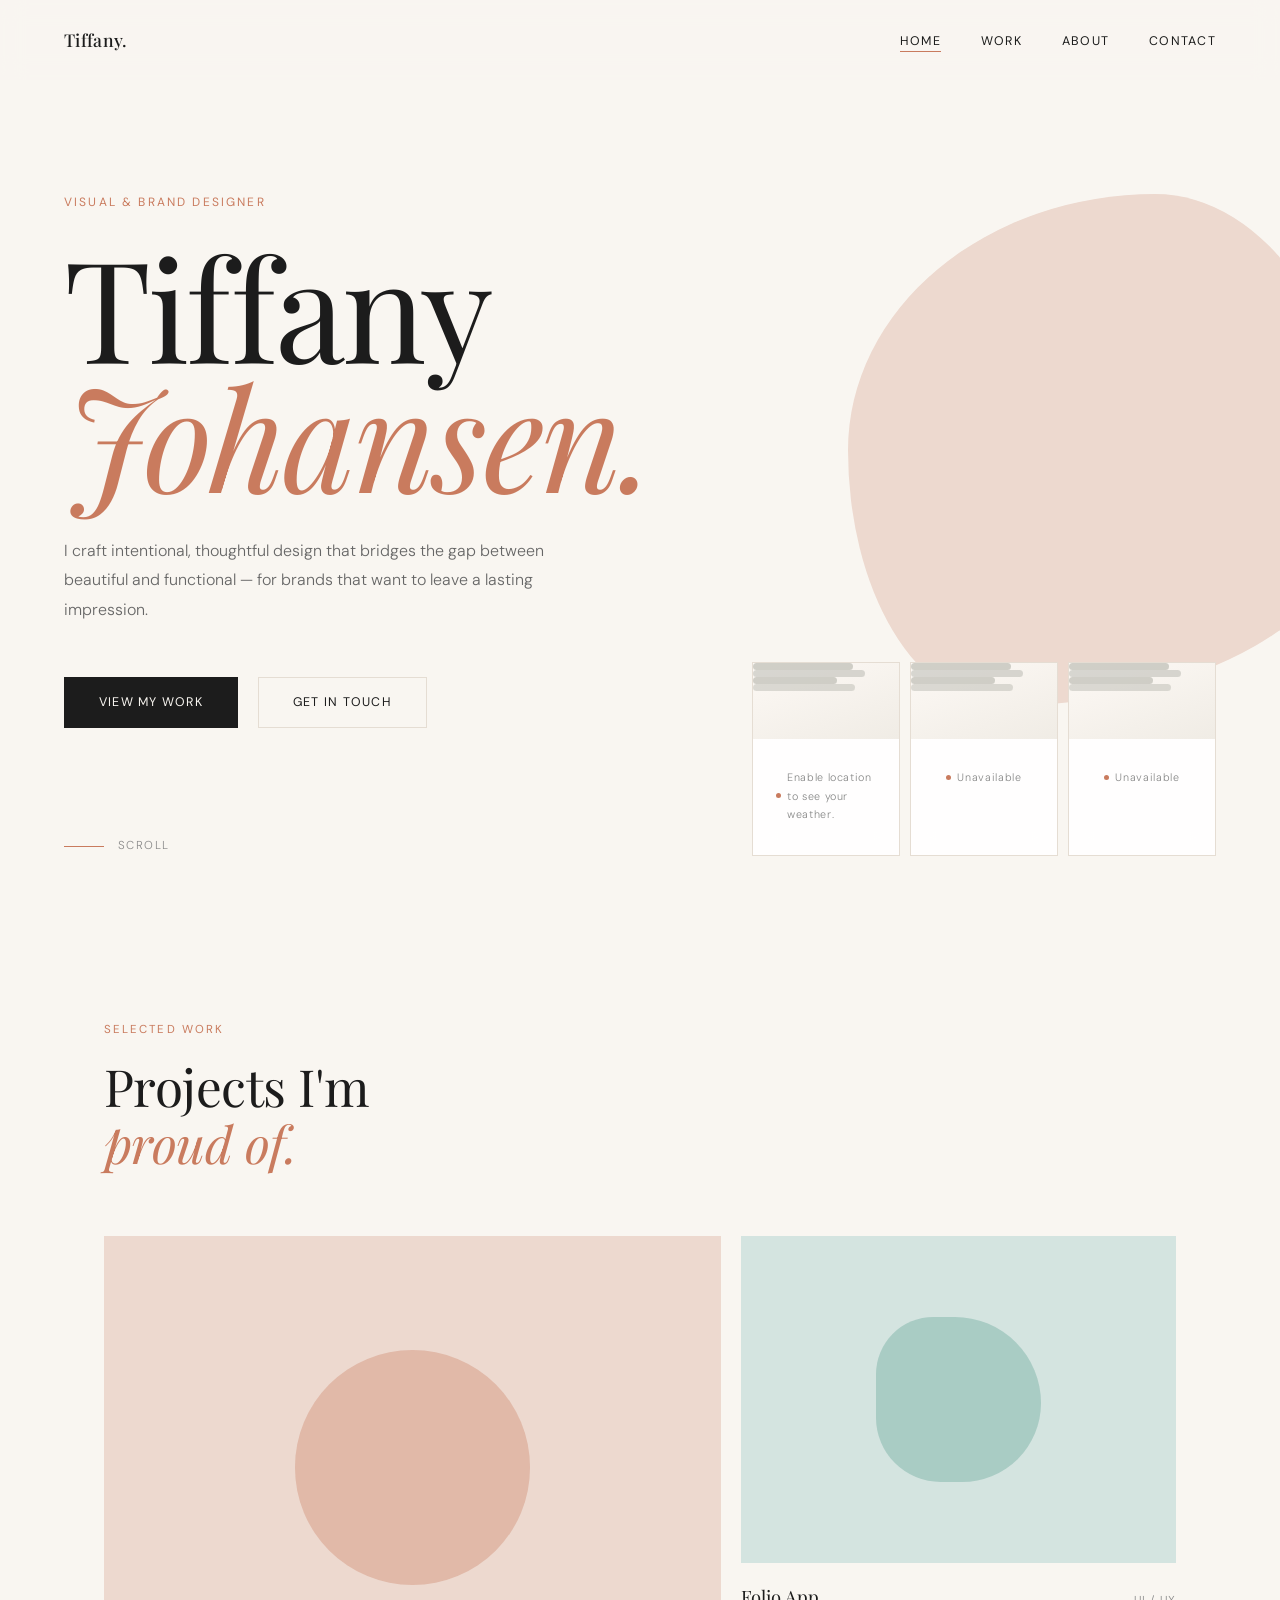
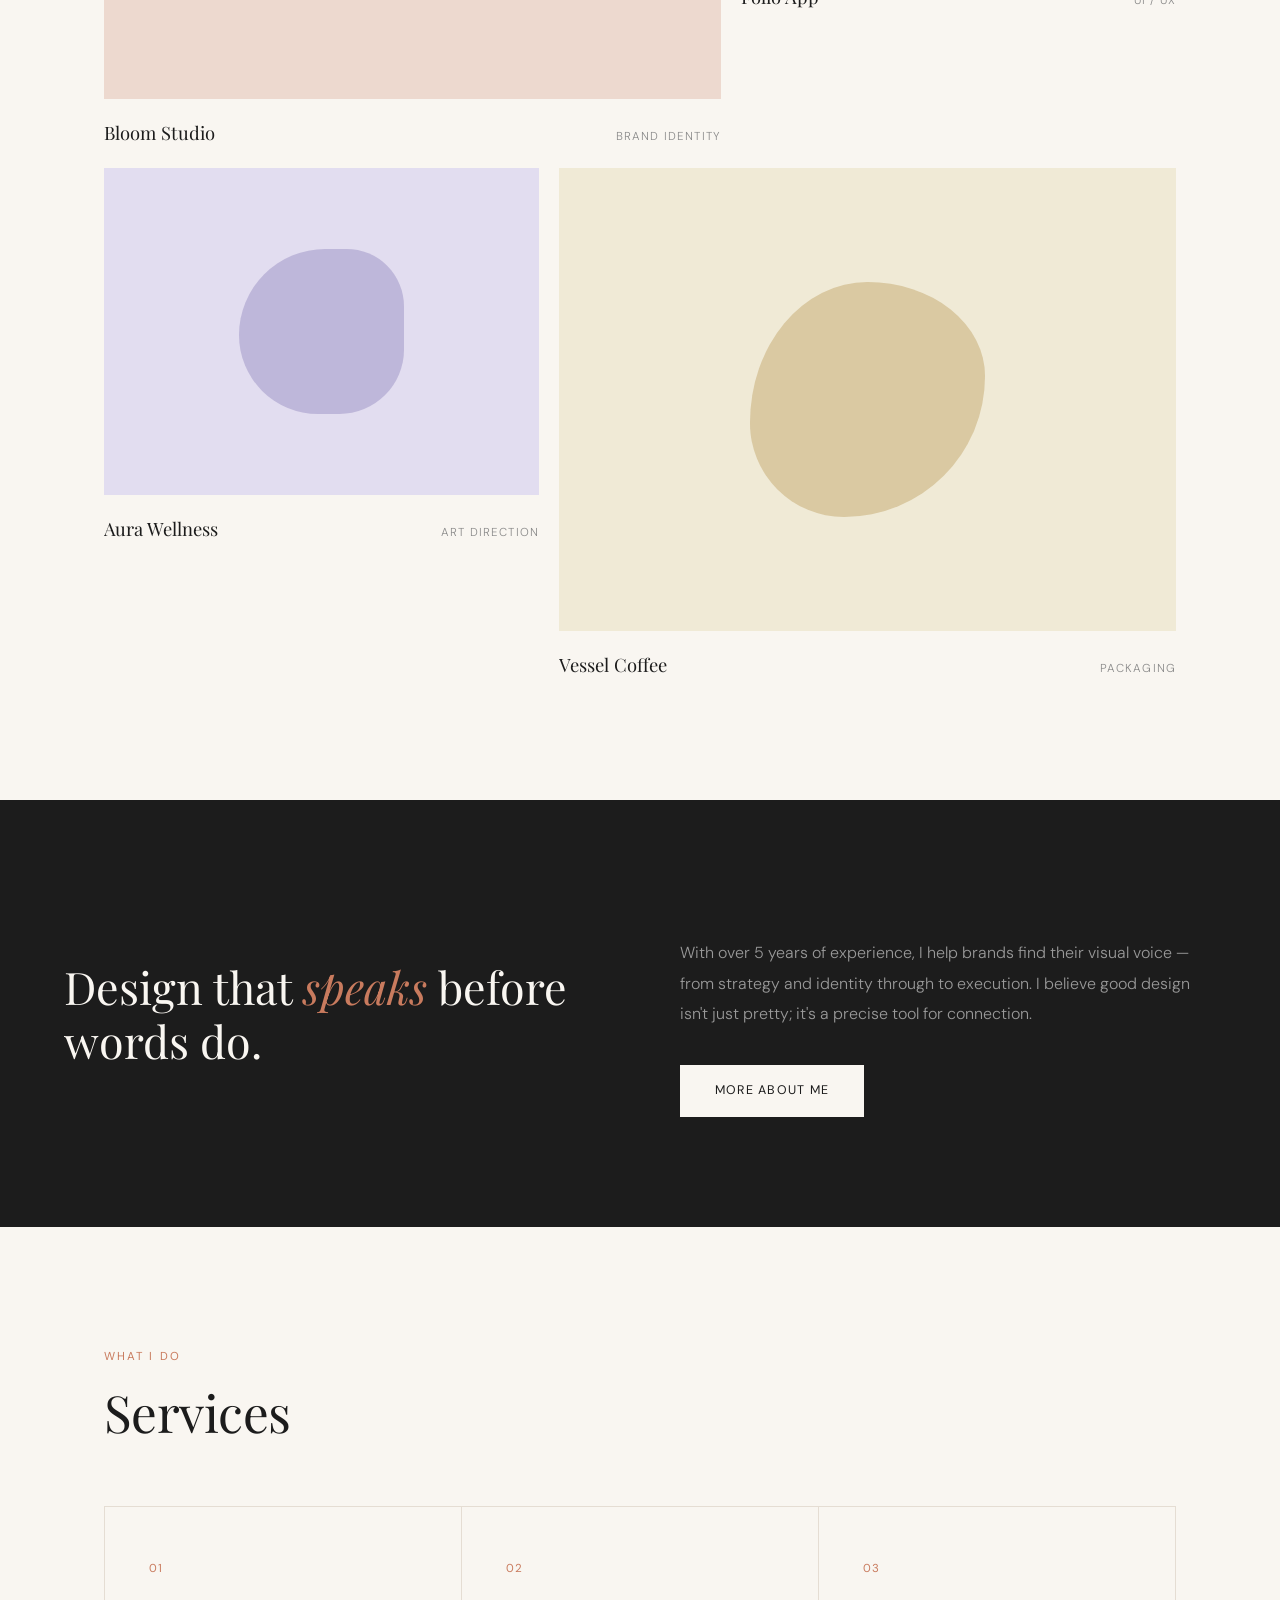
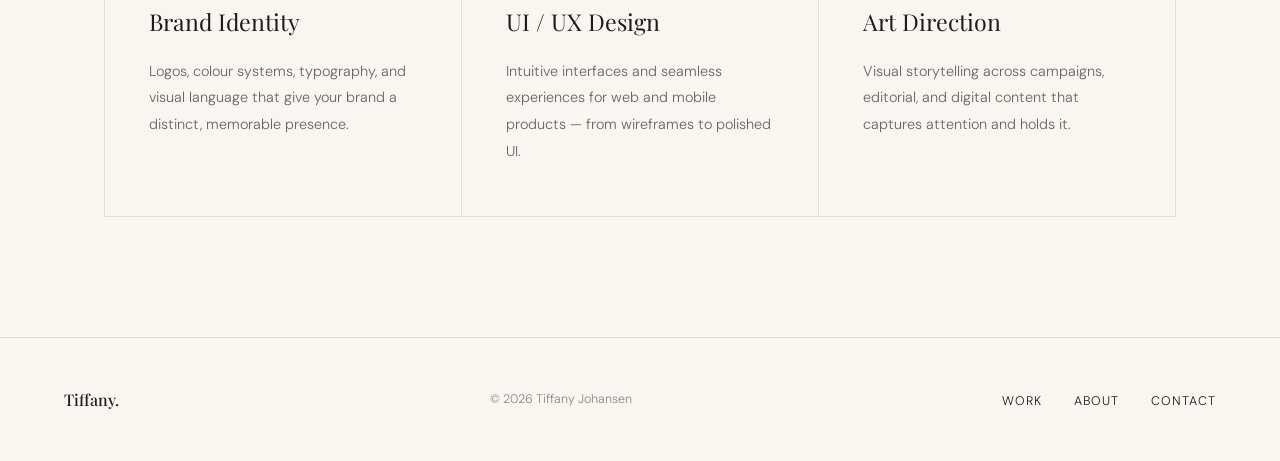
<file: index.html>
<!DOCTYPE html>
<html lang="en">
<head>
  <meta charset="UTF-8">
  <meta name="viewport" content="width=device-width, initial-scale=1.0">
  <title>Tiffany — Designer</title>
  <link rel="preconnect" href="https://fonts.googleapis.com">
  <link rel="preconnect" href="https://fonts.gstatic.com" crossorigin>
  <link href="https://fonts.googleapis.com/css2?family=Playfair+Display:ital,wght@0,400;0,500;0,700;1,400&family=DM+Sans:opsz,wght@9..40,300;9..40,400;9..40,500&display=swap" rel="stylesheet">
  <link rel="stylesheet" href="css/style.css">
</head>
<body>

  <!-- NAV -->
  <nav>
    <a href="index.html" class="nav-logo">Tiffany.</a>
    <ul class="nav-links">
      <li><a href="index.html" class="active">Home</a></li>
      <li><a href="work.html">Work</a></li>
      <li><a href="about.html">About</a></li>
      <li><a href="contact.html">Contact</a></li>
    </ul>
  </nav>

  <!-- HERO -->
  <section class="hero">
    <span class="hero-eyebrow">Visual &amp; Brand Designer</span>
    <h1 class="hero-title">
      Tiffany<br>
      <em>Johansen.</em>
    </h1>
    <p class="hero-subtitle">
      I craft intentional, thoughtful design that bridges the gap
      between beautiful and functional — for brands that want to
      leave a lasting impression.
    </p>
    <div class="hero-cta">
      <a href="work.html" class="btn">View My Work</a>
      <a href="contact.html" class="btn btn-ghost">Get In Touch</a>
    </div>
    <div class="hero-blob" aria-hidden="true"></div>

    <!-- WEATHER CLUSTER -->
    <div class="weather-cluster">

      <!-- Card 1: User's location -->
      <div class="weather-card" id="weather-widget" aria-live="polite" aria-label="Your local weather">
        <div class="wx-scene">
          <div class="wx-sun"><div class="wx-sun-core"></div><div class="wx-sun-ring"></div></div>
          <div class="wx-cloud wx-c1"></div><div class="wx-cloud wx-c2"></div><div class="wx-cloud wx-c3"></div>
          <div class="wx-drop wx-dr1"></div><div class="wx-drop wx-dr2"></div><div class="wx-drop wx-dr3"></div>
          <div class="wx-drop wx-dr4"></div><div class="wx-drop wx-dr5"></div><div class="wx-drop wx-dr6"></div>
          <div class="wx-drop wx-dr7"></div><div class="wx-drop wx-dr8"></div>
          <div class="wx-flake wx-fl1"></div><div class="wx-flake wx-fl2"></div><div class="wx-flake wx-fl3"></div>
          <div class="wx-flake wx-fl4"></div><div class="wx-flake wx-fl5"></div><div class="wx-flake wx-fl6"></div>
          <div class="wx-fogband wx-fg1"></div><div class="wx-fogband wx-fg2"></div>
          <div class="wx-fogband wx-fg3"></div><div class="wx-fogband wx-fg4"></div>
          <div class="wx-bolt"></div><div class="wx-flash"></div>
        </div>
        <div class="wx-data">
          <div class="weather-status"><span class="weather-dot"></span> Locating&hellip;</div>
        </div>
      </div>

      <!-- Card 2: Kansas City -->
      <div class="weather-card" id="weather-kc" aria-label="Kansas City weather">
        <div class="wx-scene">
          <div class="wx-sun"><div class="wx-sun-core"></div><div class="wx-sun-ring"></div></div>
          <div class="wx-cloud wx-c1"></div><div class="wx-cloud wx-c2"></div><div class="wx-cloud wx-c3"></div>
          <div class="wx-drop wx-dr1"></div><div class="wx-drop wx-dr2"></div><div class="wx-drop wx-dr3"></div>
          <div class="wx-drop wx-dr4"></div><div class="wx-drop wx-dr5"></div><div class="wx-drop wx-dr6"></div>
          <div class="wx-drop wx-dr7"></div><div class="wx-drop wx-dr8"></div>
          <div class="wx-flake wx-fl1"></div><div class="wx-flake wx-fl2"></div><div class="wx-flake wx-fl3"></div>
          <div class="wx-flake wx-fl4"></div><div class="wx-flake wx-fl5"></div><div class="wx-flake wx-fl6"></div>
          <div class="wx-fogband wx-fg1"></div><div class="wx-fogband wx-fg2"></div>
          <div class="wx-fogband wx-fg3"></div><div class="wx-fogband wx-fg4"></div>
          <div class="wx-bolt"></div><div class="wx-flash"></div>
        </div>
        <div class="wx-data">
          <div class="weather-status"><span class="weather-dot"></span> Loading&hellip;</div>
        </div>
      </div>

      <!-- Card 3: Estes Park, CO -->
      <div class="weather-card" id="weather-estes" aria-label="Estes Park weather">
        <div class="wx-scene">
          <div class="wx-sun"><div class="wx-sun-core"></div><div class="wx-sun-ring"></div></div>
          <div class="wx-cloud wx-c1"></div><div class="wx-cloud wx-c2"></div><div class="wx-cloud wx-c3"></div>
          <div class="wx-drop wx-dr1"></div><div class="wx-drop wx-dr2"></div><div class="wx-drop wx-dr3"></div>
          <div class="wx-drop wx-dr4"></div><div class="wx-drop wx-dr5"></div><div class="wx-drop wx-dr6"></div>
          <div class="wx-drop wx-dr7"></div><div class="wx-drop wx-dr8"></div>
          <div class="wx-flake wx-fl1"></div><div class="wx-flake wx-fl2"></div><div class="wx-flake wx-fl3"></div>
          <div class="wx-flake wx-fl4"></div><div class="wx-flake wx-fl5"></div><div class="wx-flake wx-fl6"></div>
          <div class="wx-fogband wx-fg1"></div><div class="wx-fogband wx-fg2"></div>
          <div class="wx-fogband wx-fg3"></div><div class="wx-fogband wx-fg4"></div>
          <div class="wx-bolt"></div><div class="wx-flash"></div>
        </div>
        <div class="wx-data">
          <div class="weather-status"><span class="weather-dot"></span> Loading&hellip;</div>
        </div>
      </div>

    </div>

    <div class="scroll-hint" aria-hidden="true">
      <span class="scroll-line"></span>
      Scroll
    </div>
  </section>

  <!-- FEATURED WORK -->
  <section class="section">
    <p class="section-label">Selected Work</p>
    <h2 class="section-title">
      Projects I'm<br>
      <em>proud of.</em>
    </h2>

    <div class="work-grid">

      <a href="work.html" class="work-card">
        <div class="work-card-thumb">
          <div class="thumb-inner">
            <div class="thumb-shape"></div>
          </div>
          <div class="thumb-overlay"></div>
        </div>
        <div class="work-card-info">
          <span class="work-card-name">Bloom Studio</span>
          <span class="work-card-cat">Brand Identity</span>
        </div>
      </a>

      <a href="work.html" class="work-card">
        <div class="work-card-thumb">
          <div class="thumb-inner">
            <div class="thumb-shape"></div>
          </div>
          <div class="thumb-overlay"></div>
        </div>
        <div class="work-card-info">
          <span class="work-card-name">Folio App</span>
          <span class="work-card-cat">UI / UX</span>
        </div>
      </a>

      <a href="work.html" class="work-card">
        <div class="work-card-thumb">
          <div class="thumb-inner">
            <div class="thumb-shape"></div>
          </div>
          <div class="thumb-overlay"></div>
        </div>
        <div class="work-card-info">
          <span class="work-card-name">Aura Wellness</span>
          <span class="work-card-cat">Art Direction</span>
        </div>
      </a>

      <a href="work.html" class="work-card">
        <div class="work-card-thumb">
          <div class="thumb-inner">
            <div class="thumb-shape"></div>
          </div>
          <div class="thumb-overlay"></div>
        </div>
        <div class="work-card-info">
          <span class="work-card-name">Vessel Coffee</span>
          <span class="work-card-cat">Packaging</span>
        </div>
      </a>

    </div>
  </section>

  <!-- ABOUT STRIP -->
  <div class="about-strip">
    <div class="about-strip-inner">
      <h2>Design that <em>speaks</em> before words do.</h2>
      <div>
        <p>
          With over 5 years of experience, I help brands find their visual
          voice — from strategy and identity through to execution. I believe
          good design isn't just pretty; it's a precise tool for connection.
        </p>
        <a href="about.html" class="btn">More About Me</a>
      </div>
    </div>
  </div>

  <!-- SERVICES -->
  <section class="section">
    <p class="section-label">What I Do</p>
    <h2 class="section-title">Services</h2>

    <div class="services-grid">
      <div class="service-item">
        <p class="service-num">01</p>
        <h3 class="service-name">Brand Identity</h3>
        <p class="service-desc">
          Logos, colour systems, typography, and visual language
          that give your brand a distinct, memorable presence.
        </p>
      </div>
      <div class="service-item">
        <p class="service-num">02</p>
        <h3 class="service-name">UI / UX Design</h3>
        <p class="service-desc">
          Intuitive interfaces and seamless experiences for web
          and mobile products — from wireframes to polished UI.
        </p>
      </div>
      <div class="service-item">
        <p class="service-num">03</p>
        <h3 class="service-name">Art Direction</h3>
        <p class="service-desc">
          Visual storytelling across campaigns, editorial, and
          digital content that captures attention and holds it.
        </p>
      </div>
    </div>
  </section>

  <!-- FOOTER -->
  <footer>
    <a href="index.html" class="footer-logo">Tiffany.</a>
    <span class="footer-copy">&copy; 2026 Tiffany Johansen</span>
    <ul class="footer-links">
      <li><a href="work.html">Work</a></li>
      <li><a href="about.html">About</a></li>
      <li><a href="contact.html">Contact</a></li>
    </ul>
  </footer>

  <script src="js/app.js"></script>
</body>
</html>
</file>
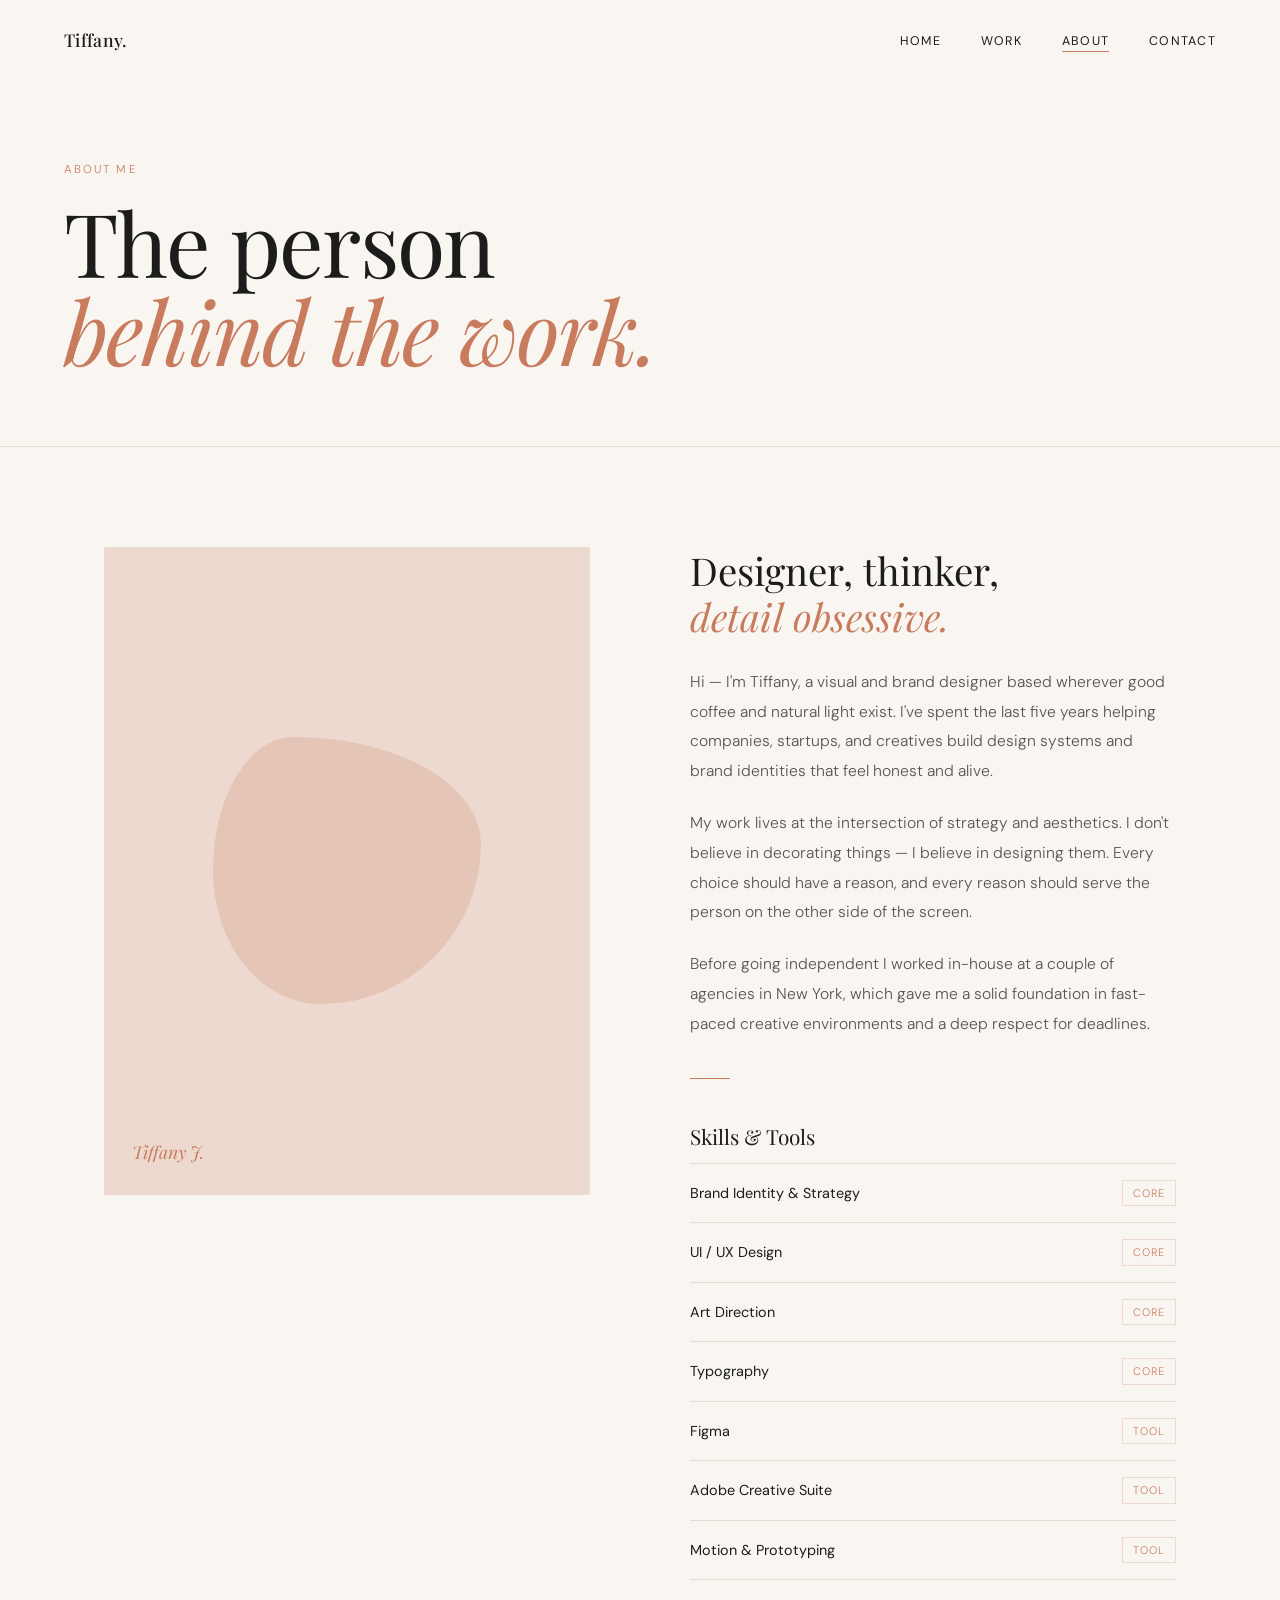
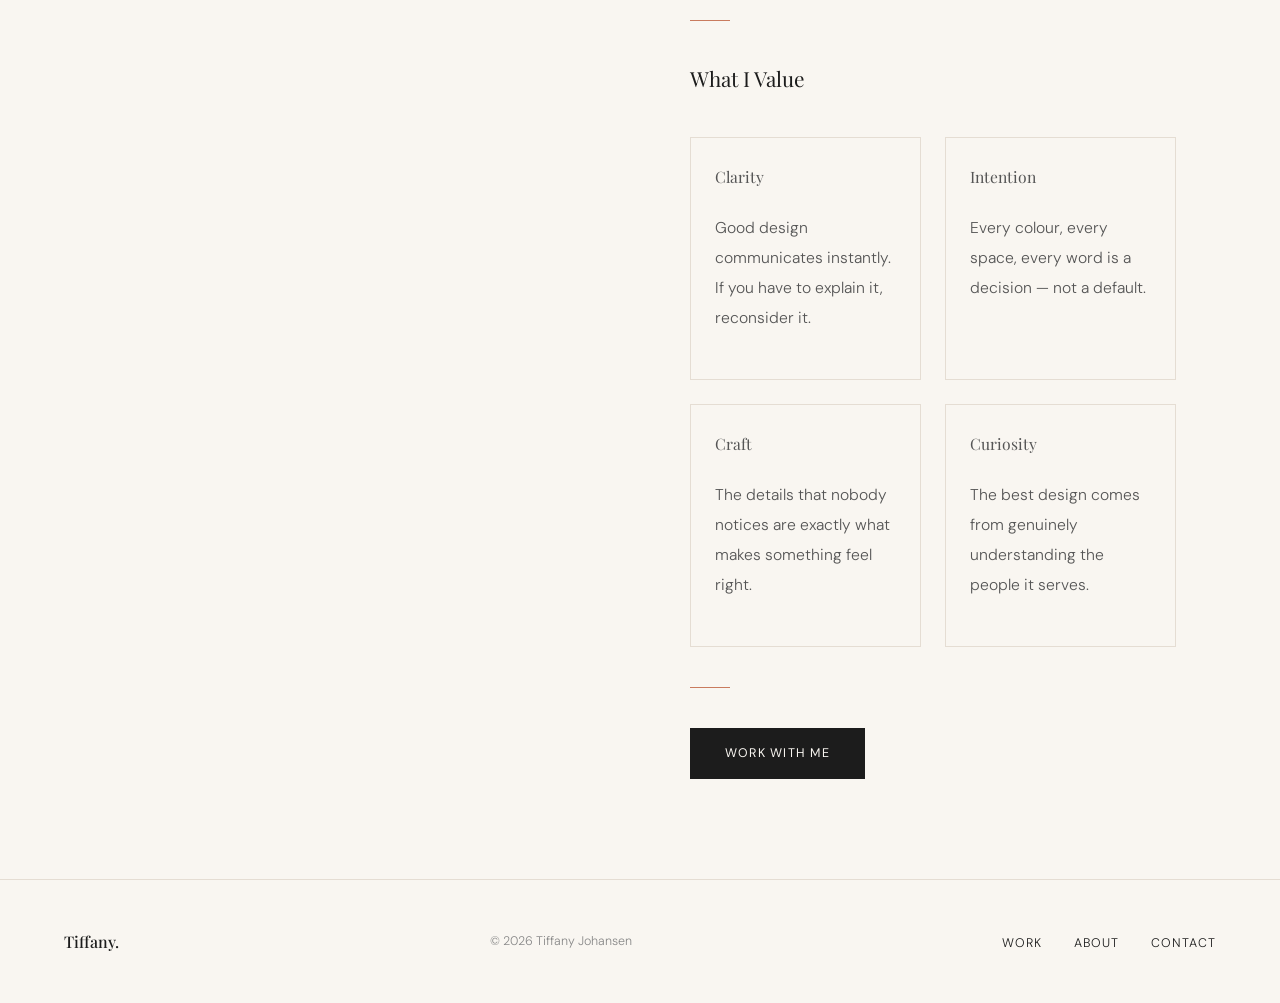
<file: about.html>
<!DOCTYPE html>
<html lang="en">
<head>
  <meta charset="UTF-8">
  <meta name="viewport" content="width=device-width, initial-scale=1.0">
  <title>About — Tiffany Johansen</title>
  <link rel="preconnect" href="https://fonts.googleapis.com">
  <link rel="preconnect" href="https://fonts.gstatic.com" crossorigin>
  <link href="https://fonts.googleapis.com/css2?family=Playfair+Display:ital,wght@0,400;0,500;0,700;1,400&family=DM+Sans:opsz,wght@9..40,300;9..40,400;9..40,500&display=swap" rel="stylesheet">
  <link rel="stylesheet" href="css/style.css">
</head>
<body>

  <!-- NAV -->
  <nav>
    <a href="index.html" class="nav-logo">Tiffany.</a>
    <ul class="nav-links">
      <li><a href="index.html">Home</a></li>
      <li><a href="work.html">Work</a></li>
      <li><a href="about.html" class="active">About</a></li>
      <li><a href="contact.html">Contact</a></li>
    </ul>
  </nav>

  <!-- PAGE HEADER -->
  <header class="page-header">
    <div class="page-header-inner">
      <p class="page-header-label">About Me</p>
      <h1 class="page-header-title">
        The person<br>
        <em>behind the work.</em>
      </h1>
    </div>
  </header>

  <!-- ABOUT LAYOUT -->
  <div class="about-layout">

    <!-- VISUAL / PHOTO COLUMN -->
    <div class="about-visual">
      <div class="about-photo">
        <div class="about-photo-inner">
          <div class="about-photo-shape"></div>
        </div>
        <span class="about-photo-label">Tiffany J.</span>
      </div>
    </div>

    <!-- TEXT COLUMN -->
    <div class="about-text">
      <h2>
        Designer, thinker,<br>
        <em>detail obsessive.</em>
      </h2>

      <p>
        Hi — I'm Tiffany, a visual and brand designer based wherever
        good coffee and natural light exist. I've spent the last five
        years helping companies, startups, and creatives build design
        systems and brand identities that feel honest and alive.
      </p>
      <p>
        My work lives at the intersection of strategy and aesthetics.
        I don't believe in decorating things — I believe in designing
        them. Every choice should have a reason, and every reason should
        serve the person on the other side of the screen.
      </p>
      <p>
        Before going independent I worked in-house at a couple of
        agencies in New York, which gave me a solid foundation in
        fast-paced creative environments and a deep respect for
        deadlines.
      </p>

      <div class="divider"></div>

      <h3 style="font-family: var(--font-serif); font-weight: 400; font-size: 1.3rem; margin-bottom: 4px;">Skills &amp; Tools</h3>

      <div class="skills-list">
        <div class="skill-row">
          <span class="skill-name">Brand Identity &amp; Strategy</span>
          <span class="skill-tag">Core</span>
        </div>
        <div class="skill-row">
          <span class="skill-name">UI / UX Design</span>
          <span class="skill-tag">Core</span>
        </div>
        <div class="skill-row">
          <span class="skill-name">Art Direction</span>
          <span class="skill-tag">Core</span>
        </div>
        <div class="skill-row">
          <span class="skill-name">Typography</span>
          <span class="skill-tag">Core</span>
        </div>
        <div class="skill-row">
          <span class="skill-name">Figma</span>
          <span class="skill-tag">Tool</span>
        </div>
        <div class="skill-row">
          <span class="skill-name">Adobe Creative Suite</span>
          <span class="skill-tag">Tool</span>
        </div>
        <div class="skill-row">
          <span class="skill-name">Motion &amp; Prototyping</span>
          <span class="skill-tag">Tool</span>
        </div>
      </div>

      <div class="divider"></div>

      <h3 style="font-family: var(--font-serif); font-weight: 400; font-size: 1.3rem; margin-bottom: 20px;">What I Value</h3>

      <div class="values-grid">
        <div class="value-item">
          <p class="value-title">Clarity</p>
          <p class="value-desc">Good design communicates instantly. If you have to explain it, reconsider it.</p>
        </div>
        <div class="value-item">
          <p class="value-title">Intention</p>
          <p class="value-desc">Every colour, every space, every word is a decision — not a default.</p>
        </div>
        <div class="value-item">
          <p class="value-title">Craft</p>
          <p class="value-desc">The details that nobody notices are exactly what makes something feel right.</p>
        </div>
        <div class="value-item">
          <p class="value-title">Curiosity</p>
          <p class="value-desc">The best design comes from genuinely understanding the people it serves.</p>
        </div>
      </div>

      <div class="divider"></div>
      <a href="contact.html" class="btn">Work With Me</a>

    </div>
  </div>

  <!-- FOOTER -->
  <footer>
    <a href="index.html" class="footer-logo">Tiffany.</a>
    <span class="footer-copy">&copy; 2026 Tiffany Johansen</span>
    <ul class="footer-links">
      <li><a href="work.html">Work</a></li>
      <li><a href="about.html">About</a></li>
      <li><a href="contact.html">Contact</a></li>
    </ul>
  </footer>

</body>
</html>
</file>
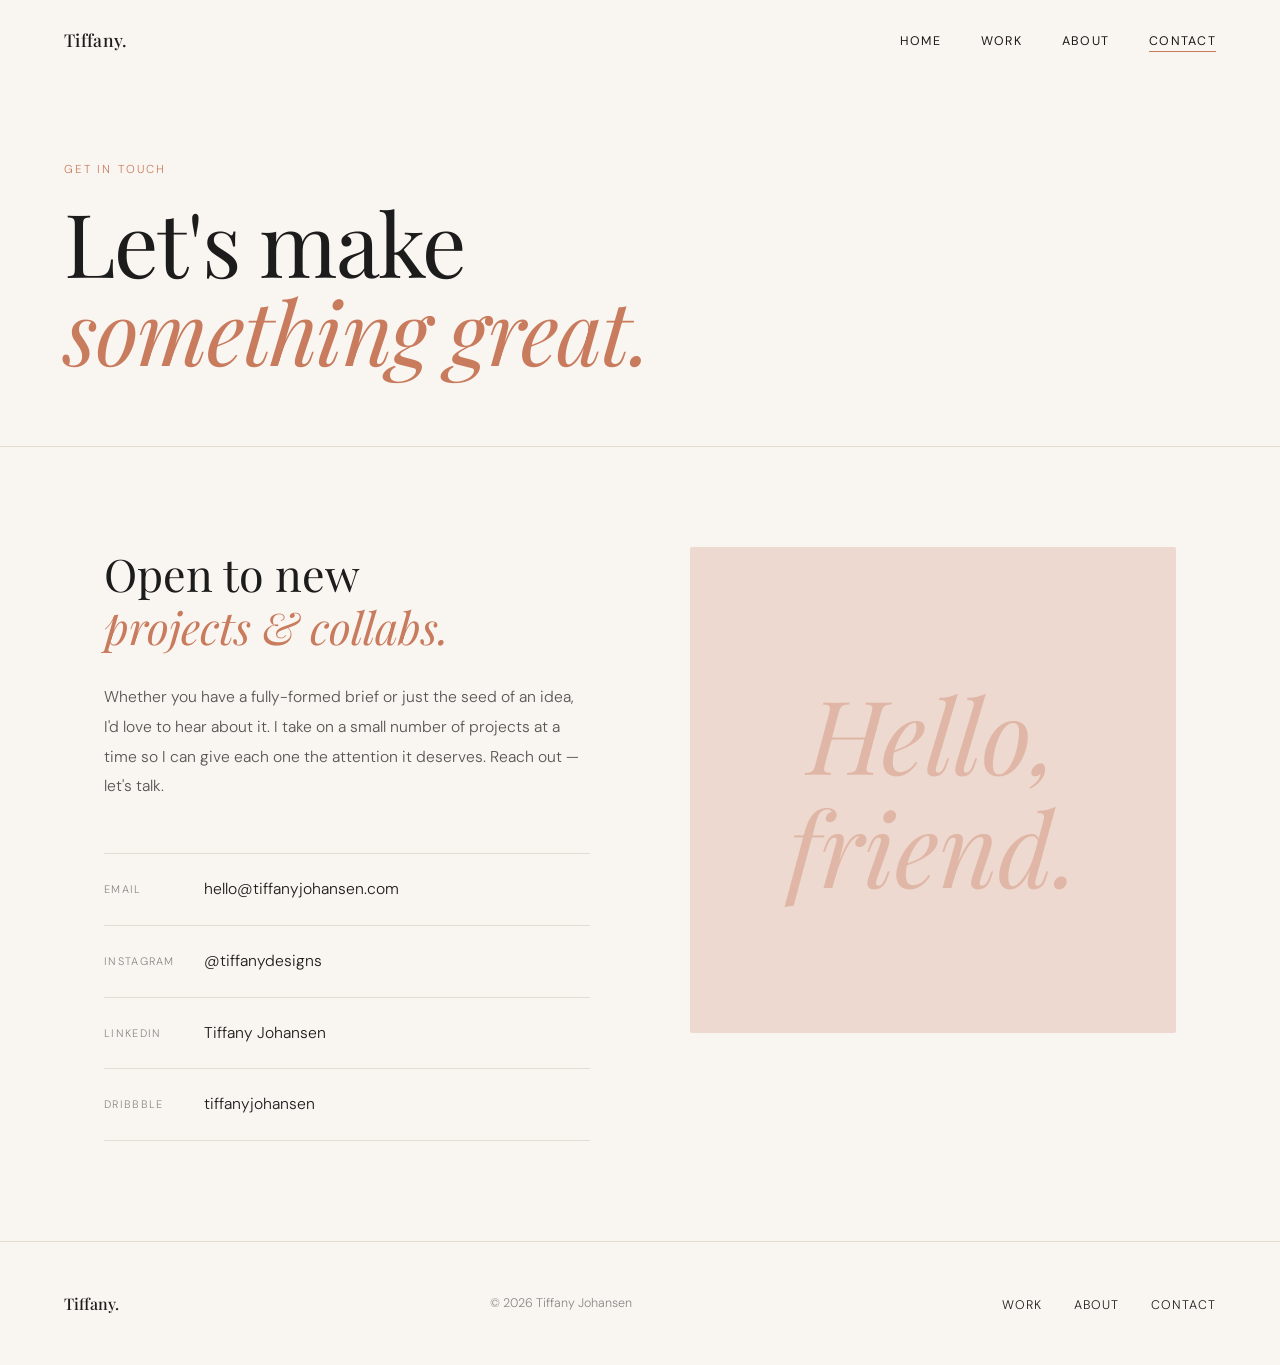
<file: contact.html>
<!DOCTYPE html>
<html lang="en">
<head>
  <meta charset="UTF-8">
  <meta name="viewport" content="width=device-width, initial-scale=1.0">
  <title>Contact — Tiffany Johansen</title>
  <link rel="preconnect" href="https://fonts.googleapis.com">
  <link rel="preconnect" href="https://fonts.gstatic.com" crossorigin>
  <link href="https://fonts.googleapis.com/css2?family=Playfair+Display:ital,wght@0,400;0,500;0,700;1,400&family=DM+Sans:opsz,wght@9..40,300;9..40,400;9..40,500&display=swap" rel="stylesheet">
  <link rel="stylesheet" href="css/style.css">
</head>
<body>

  <!-- NAV -->
  <nav>
    <a href="index.html" class="nav-logo">Tiffany.</a>
    <ul class="nav-links">
      <li><a href="index.html">Home</a></li>
      <li><a href="work.html">Work</a></li>
      <li><a href="about.html">About</a></li>
      <li><a href="contact.html" class="active">Contact</a></li>
    </ul>
  </nav>

  <!-- PAGE HEADER -->
  <header class="page-header">
    <div class="page-header-inner">
      <p class="page-header-label">Get In Touch</p>
      <h1 class="page-header-title">
        Let's make<br>
        <em>something great.</em>
      </h1>
    </div>
  </header>

  <!-- CONTACT LAYOUT -->
  <div class="contact-layout">

    <!-- TEXT COLUMN -->
    <div class="contact-text">
      <h2>
        Open to new<br>
        <em>projects &amp; collabs.</em>
      </h2>
      <p>
        Whether you have a fully-formed brief or just the seed of an idea,
        I'd love to hear about it. I take on a small number of projects at
        a time so I can give each one the attention it deserves.
        Reach out — let's talk.
      </p>

      <ul class="contact-links">
        <li>
          <a href="mailto:hello@tiffanyjohansen.com">
            <span class="link-label">Email</span>
            hello@tiffanyjohansen.com
          </a>
        </li>
        <li>
          <a href="https://instagram.com" target="_blank" rel="noopener noreferrer">
            <span class="link-label">Instagram</span>
            @tiffanydesigns
          </a>
        </li>
        <li>
          <a href="https://linkedin.com" target="_blank" rel="noopener noreferrer">
            <span class="link-label">LinkedIn</span>
            Tiffany Johansen
          </a>
        </li>
        <li>
          <a href="https://dribbble.com" target="_blank" rel="noopener noreferrer">
            <span class="link-label">Dribbble</span>
            tiffanyjohansen
          </a>
        </li>
      </ul>
    </div>

    <!-- VISUAL COLUMN -->
    <div class="contact-visual" aria-hidden="true">
      <p class="contact-visual-word">Hello,<br>friend.</p>
    </div>

  </div>

  <!-- FOOTER -->
  <footer>
    <a href="index.html" class="footer-logo">Tiffany.</a>
    <span class="footer-copy">&copy; 2026 Tiffany Johansen</span>
    <ul class="footer-links">
      <li><a href="work.html">Work</a></li>
      <li><a href="about.html">About</a></li>
      <li><a href="contact.html">Contact</a></li>
    </ul>
  </footer>

</body>
</html>
</file>
<file: css/style.css>
/* =========================================
   Tiffany — Designer · Global Styles
   ========================================= */

*, *::before, *::after {
  box-sizing: border-box;
  margin: 0;
  padding: 0;
}

:root {
  --bg:           #F9F6F1;
  --text:         #1C1C1C;
  --text-muted:   #888;
  --accent:       #C97B5E;
  --accent-light: #EDD9CF;
  --border:       #E5DDD3;

  --font-serif: 'Playfair Display', Georgia, serif;
  --font-sans:  'DM Sans', system-ui, -apple-system, sans-serif;

  --nav-h: 80px;
  --max-w: 1200px;
  --pad:   clamp(24px, 5vw, 80px);
}

html { scroll-behavior: smooth; }

body {
  background: var(--bg);
  color: var(--text);
  font-family: var(--font-sans);
  font-weight: 300;
  line-height: 1.7;
  -webkit-font-smoothing: antialiased;
}

/* ---- NAVIGATION ---- */
nav {
  position: fixed;
  inset: 0 0 auto 0;
  height: var(--nav-h);
  display: flex;
  align-items: center;
  justify-content: space-between;
  padding: 0 var(--pad);
  z-index: 100;
  background: rgba(249, 246, 241, 0.9);
  backdrop-filter: blur(12px);
  -webkit-backdrop-filter: blur(12px);
  border-bottom: 1px solid transparent;
  transition: border-color 0.3s;
}

.nav-logo {
  font-family: var(--font-serif);
  font-size: 1.1rem;
  font-weight: 500;
  color: var(--text);
  text-decoration: none;
  letter-spacing: 0.02em;
}

.nav-links {
  display: flex;
  gap: 40px;
  list-style: none;
}

.nav-links a {
  color: var(--text);
  text-decoration: none;
  font-size: 0.78rem;
  font-weight: 400;
  letter-spacing: 0.1em;
  text-transform: uppercase;
  position: relative;
  padding-bottom: 3px;
}

.nav-links a::after {
  content: '';
  position: absolute;
  bottom: 0;
  left: 0;
  width: 0;
  height: 1px;
  background: var(--accent);
  transition: width 0.3s ease;
}

.nav-links a:hover::after,
.nav-links a.active::after { width: 100%; }

/* ---- HERO ---- */
.hero {
  min-height: 100vh;
  display: flex;
  flex-direction: column;
  justify-content: center;
  padding: calc(var(--nav-h) + 40px) var(--pad) 100px;
  position: relative;
  overflow: hidden;
}

.hero-eyebrow {
  font-size: 0.75rem;
  letter-spacing: 0.18em;
  text-transform: uppercase;
  color: var(--accent);
  margin-bottom: 28px;
  font-weight: 400;
  animation: fadeInUp 0.8s ease both;
  animation-delay: 0.15s;
}

.hero-title {
  font-family: var(--font-serif);
  font-size: clamp(4.5rem, 11vw, 10rem);
  font-weight: 400;
  line-height: 0.92;
  letter-spacing: -0.02em;
  margin-bottom: 36px;
  animation: fadeInUp 0.8s ease both;
  animation-delay: 0.3s;
}

.hero-title em {
  font-style: italic;
  color: var(--accent);
}

.hero-subtitle {
  max-width: 480px;
  font-size: 1rem;
  color: #666;
  line-height: 1.85;
  margin-bottom: 52px;
  animation: fadeInUp 0.8s ease both;
  animation-delay: 0.45s;
}

.hero-cta {
  display: flex;
  gap: 20px;
  align-items: center;
  animation: fadeInUp 0.8s ease both;
  animation-delay: 0.6s;
}

/* ---- BUTTONS ---- */
.btn {
  display: inline-block;
  padding: 14px 34px;
  background: var(--text);
  color: var(--bg);
  text-decoration: none;
  font-size: 0.78rem;
  font-weight: 400;
  letter-spacing: 0.1em;
  text-transform: uppercase;
  transition: background 0.25s ease, color 0.25s ease, transform 0.2s ease;
  border: 1px solid var(--text);
}

.btn:hover {
  background: var(--accent);
  border-color: var(--accent);
  transform: translateY(-1px);
}

.btn-ghost {
  background: transparent;
  color: var(--text);
  border: 1px solid var(--border);
}

.btn-ghost:hover {
  background: var(--text);
  color: var(--bg);
  border-color: var(--text);
}

/* ---- HERO BLOB ---- */
.hero-blob {
  position: absolute;
  right: -80px;
  top: 50%;
  transform: translateY(-50%);
  width: clamp(300px, 40vw, 560px);
  aspect-ratio: 1;
  background: var(--accent-light);
  border-radius: 60% 40% 70% 30% / 50% 60% 40% 50%;
  animation: morph 12s ease-in-out infinite, fadeIn 1.2s ease both 0.8s;
  opacity: 0;
  z-index: -1;
}

.scroll-hint {
  position: absolute;
  bottom: 44px;
  left: var(--pad);
  display: flex;
  align-items: center;
  gap: 14px;
  font-size: 0.72rem;
  letter-spacing: 0.12em;
  text-transform: uppercase;
  color: var(--text-muted);
  animation: fadeIn 1s ease both;
  animation-delay: 1.1s;
}

.scroll-line {
  width: 40px;
  height: 1px;
  background: var(--accent);
  animation: pulseWidth 2s ease-in-out infinite;
}

/* ---- SECTION BASE ---- */
.section {
  padding: 120px var(--pad);
  max-width: var(--max-w);
  margin: 0 auto;
}

.section-label {
  font-size: 0.72rem;
  letter-spacing: 0.18em;
  text-transform: uppercase;
  color: var(--accent);
  margin-bottom: 18px;
  font-weight: 400;
}

.section-title {
  font-family: var(--font-serif);
  font-size: clamp(2.2rem, 4vw, 3.6rem);
  font-weight: 400;
  line-height: 1.12;
  letter-spacing: -0.01em;
  margin-bottom: 64px;
}

.section-title em {
  font-style: italic;
  color: var(--accent);
}

/* ---- FEATURED WORK GRID ---- */
.work-grid {
  display: grid;
  grid-template-columns: repeat(12, 1fr);
  gap: 20px;
}

.work-card {
  display: block;
  text-decoration: none;
  color: var(--text);
  overflow: hidden;
}

.work-card:nth-child(1) { grid-column: span 7; }
.work-card:nth-child(2) { grid-column: span 5; }
.work-card:nth-child(3) { grid-column: span 5; }
.work-card:nth-child(4) { grid-column: span 7; }

.work-card-thumb {
  aspect-ratio: 4 / 3;
  width: 100%;
  overflow: hidden;
  position: relative;
}

.work-card:nth-child(1) .work-card-thumb { background: #EDD9CF; }
.work-card:nth-child(2) .work-card-thumb { background: #D4E4E0; }
.work-card:nth-child(3) .work-card-thumb { background: #E2DDF0; }
.work-card:nth-child(4) .work-card-thumb { background: #F0EAD6; }

.thumb-inner {
  position: absolute;
  inset: 0;
  display: flex;
  align-items: center;
  justify-content: center;
  transition: transform 0.5s cubic-bezier(0.25, 0.46, 0.45, 0.94);
}

.work-card:hover .thumb-inner { transform: scale(1.05); }

.thumb-shape {
  width: 38%;
  aspect-ratio: 1;
  opacity: 0.35;
}

.work-card:nth-child(1) .thumb-shape { background: var(--accent);       border-radius: 50%; }
.work-card:nth-child(2) .thumb-shape { background: #5A9E8F;              border-radius: 40% 60% 55% 45%; }
.work-card:nth-child(3) .thumb-shape { background: #7B6FB0;              border-radius: 60% 40% 45% 55%; }
.work-card:nth-child(4) .thumb-shape { background: #B08A40;              border-radius: 50% 50% 60% 40% / 60% 40% 60% 40%; }

.thumb-overlay {
  position: absolute;
  inset: 0;
  background: rgba(28, 28, 28, 0);
  transition: background 0.4s ease;
}

.work-card:hover .thumb-overlay { background: rgba(28, 28, 28, 0.08); }

.work-card-info {
  padding: 18px 0 0;
  display: flex;
  justify-content: space-between;
  align-items: baseline;
}

.work-card-name {
  font-family: var(--font-serif);
  font-size: 1.15rem;
  font-weight: 400;
}

.work-card-cat {
  font-size: 0.72rem;
  letter-spacing: 0.1em;
  text-transform: uppercase;
  color: var(--text-muted);
}

/* ---- ABOUT STRIP (home) ---- */
.about-strip {
  background: var(--text);
  color: var(--bg);
  padding: 110px var(--pad);
}

.about-strip-inner {
  max-width: var(--max-w);
  margin: 0 auto;
  display: grid;
  grid-template-columns: 1fr 1fr;
  gap: 80px;
  align-items: center;
}

.about-strip h2 {
  font-family: var(--font-serif);
  font-size: clamp(2rem, 3.5vw, 3rem);
  font-weight: 400;
  line-height: 1.2;
}

.about-strip h2 em {
  font-style: italic;
  color: var(--accent);
}

.about-strip p {
  color: #999;
  line-height: 1.9;
  margin: 28px 0 36px;
}

.about-strip .btn {
  background: var(--bg);
  color: var(--text);
  border-color: var(--bg);
}

.about-strip .btn:hover {
  background: var(--accent);
  color: var(--bg);
  border-color: var(--accent);
}

/* ---- SERVICES ---- */
.services-grid {
  display: grid;
  grid-template-columns: repeat(3, 1fr);
  gap: 1px;
  background: var(--border);
  border: 1px solid var(--border);
}

.service-item {
  background: var(--bg);
  padding: 52px 44px;
  transition: background 0.3s ease;
}

.service-item:hover { background: var(--accent-light); }

.service-num {
  font-size: 0.72rem;
  color: var(--accent);
  letter-spacing: 0.12em;
  margin-bottom: 24px;
  font-weight: 400;
}

.service-name {
  font-family: var(--font-serif);
  font-size: 1.45rem;
  font-weight: 400;
  margin-bottom: 16px;
}

.service-desc {
  font-size: 0.9rem;
  color: #666;
  line-height: 1.85;
}

/* ---- FOOTER ---- */
footer {
  padding: 48px var(--pad);
  border-top: 1px solid var(--border);
  display: flex;
  justify-content: space-between;
  align-items: center;
  flex-wrap: wrap;
  gap: 20px;
}

.footer-logo {
  font-family: var(--font-serif);
  font-size: 1rem;
  font-weight: 500;
  color: var(--text);
  text-decoration: none;
}

.footer-copy {
  font-size: 0.78rem;
  color: var(--text-muted);
}

.footer-links {
  display: flex;
  gap: 32px;
  list-style: none;
}

.footer-links a {
  color: var(--text);
  text-decoration: none;
  font-size: 0.78rem;
  letter-spacing: 0.08em;
  text-transform: uppercase;
  transition: color 0.2s;
}

.footer-links a:hover { color: var(--accent); }

/* ---- PAGE HEADER (inner pages) ---- */
.page-header {
  padding: calc(var(--nav-h) + 80px) var(--pad) 72px;
  border-bottom: 1px solid var(--border);
}

.page-header-inner {
  max-width: var(--max-w);
  margin: 0 auto;
}

.page-header-label {
  font-size: 0.72rem;
  letter-spacing: 0.18em;
  text-transform: uppercase;
  color: var(--accent);
  margin-bottom: 18px;
}

.page-header-title {
  font-family: var(--font-serif);
  font-size: clamp(3rem, 7vw, 5.5rem);
  font-weight: 400;
  line-height: 1.0;
  letter-spacing: -0.02em;
}

.page-header-title em {
  font-style: italic;
  color: var(--accent);
}

/* ---- WORK PAGE ---- */
.work-full-section {
  padding: 80px var(--pad) 120px;
  max-width: var(--max-w);
  margin: 0 auto;
}

.work-full-grid {
  display: grid;
  grid-template-columns: repeat(12, 1fr);
  gap: 20px;
}

.work-full-card {
  display: block;
  text-decoration: none;
  color: var(--text);
}

.work-full-card:nth-child(1)  { grid-column: span 7; }
.work-full-card:nth-child(2)  { grid-column: span 5; }
.work-full-card:nth-child(3)  { grid-column: span 4; }
.work-full-card:nth-child(4)  { grid-column: span 8; }
.work-full-card:nth-child(5)  { grid-column: span 6; }
.work-full-card:nth-child(6)  { grid-column: span 6; }

.work-full-card .work-card-thumb { aspect-ratio: 4 / 3; }

.work-full-card:nth-child(1) .work-card-thumb  { background: #EDD9CF; }
.work-full-card:nth-child(2) .work-card-thumb  { background: #D4E4E0; }
.work-full-card:nth-child(3) .work-card-thumb  { background: #E2DDF0; }
.work-full-card:nth-child(4) .work-card-thumb  { background: #F0EAD6; }
.work-full-card:nth-child(5) .work-card-thumb  { background: #DCE8D4; }
.work-full-card:nth-child(6) .work-card-thumb  { background: #F0D6D6; }

.work-full-card:nth-child(1) .thumb-shape  { background: var(--accent);  border-radius: 50%; }
.work-full-card:nth-child(2) .thumb-shape  { background: #5A9E8F;         border-radius: 40% 60% 55% 45%; }
.work-full-card:nth-child(3) .thumb-shape  { background: #7B6FB0;         border-radius: 60% 40% 45% 55%; }
.work-full-card:nth-child(4) .thumb-shape  { background: #B08A40;         border-radius: 50% 50% 60% 40%; }
.work-full-card:nth-child(5) .thumb-shape  { background: #5A8F5A;         border-radius: 45% 55% 50% 50%; }
.work-full-card:nth-child(6) .thumb-shape  { background: #B05A5A;         border-radius: 55% 45% 40% 60%; }

.work-filter {
  display: flex;
  gap: 8px;
  margin-bottom: 56px;
  flex-wrap: wrap;
}

.filter-btn {
  padding: 8px 22px;
  border: 1px solid var(--border);
  background: transparent;
  color: var(--text);
  font-family: var(--font-sans);
  font-size: 0.78rem;
  letter-spacing: 0.08em;
  text-transform: uppercase;
  cursor: pointer;
  transition: all 0.2s;
  font-weight: 400;
}

.filter-btn.active,
.filter-btn:hover {
  background: var(--text);
  color: var(--bg);
  border-color: var(--text);
}

/* ---- ABOUT PAGE ---- */
.about-layout {
  display: grid;
  grid-template-columns: 1fr 1fr;
  gap: 100px;
  padding: 100px var(--pad);
  max-width: var(--max-w);
  margin: 0 auto;
  align-items: start;
}

.about-visual {
  position: sticky;
  top: calc(var(--nav-h) + 40px);
}

.about-photo {
  aspect-ratio: 3 / 4;
  background: var(--accent-light);
  border-radius: 2px;
  position: relative;
  overflow: hidden;
}

.about-photo-inner {
  position: absolute;
  inset: 0;
  display: flex;
  align-items: center;
  justify-content: center;
}

.about-photo-shape {
  width: 55%;
  aspect-ratio: 1;
  background: var(--accent);
  border-radius: 30% 70% 60% 40% / 50% 40% 60% 50%;
  opacity: 0.22;
  animation: morph 14s ease-in-out infinite;
}

.about-photo-label {
  position: absolute;
  bottom: 28px;
  left: 28px;
  font-family: var(--font-serif);
  font-size: 1.1rem;
  font-style: italic;
  color: var(--accent);
}

.about-text h2 {
  font-family: var(--font-serif);
  font-size: clamp(1.8rem, 3vw, 2.6rem);
  font-weight: 400;
  line-height: 1.2;
  margin-bottom: 28px;
}

.about-text h2 em {
  font-style: italic;
  color: var(--accent);
}

.about-text p {
  color: #555;
  line-height: 1.9;
  margin-bottom: 22px;
  font-size: 0.98rem;
}

.divider {
  width: 40px;
  height: 1px;
  background: var(--accent);
  margin: 40px 0;
}

.skills-list { margin-top: 8px; }

.skill-row {
  display: flex;
  justify-content: space-between;
  align-items: center;
  padding: 16px 0;
  border-bottom: 1px solid var(--border);
  font-size: 0.9rem;
}

.skill-row:first-child { border-top: 1px solid var(--border); }

.skill-name { font-weight: 400; }

.skill-tag {
  font-size: 0.68rem;
  letter-spacing: 0.1em;
  text-transform: uppercase;
  color: var(--accent);
  border: 1px solid var(--accent-light);
  padding: 3px 10px;
}

.values-grid {
  display: grid;
  grid-template-columns: 1fr 1fr;
  gap: 24px;
  margin-top: 40px;
}

.value-item {
  padding: 24px;
  border: 1px solid var(--border);
  transition: border-color 0.2s, background 0.2s;
}

.value-item:hover {
  border-color: var(--accent);
  background: var(--accent-light);
}

.value-title {
  font-family: var(--font-serif);
  font-size: 1.05rem;
  margin-bottom: 8px;
}

.value-desc {
  font-size: 0.85rem;
  color: #666;
  line-height: 1.7;
}

/* ---- CONTACT PAGE ---- */
.contact-layout {
  display: grid;
  grid-template-columns: 1fr 1fr;
  gap: 100px;
  padding: 100px var(--pad);
  max-width: var(--max-w);
  margin: 0 auto;
  align-items: start;
}

.contact-text h2 {
  font-family: var(--font-serif);
  font-size: clamp(2rem, 3.5vw, 2.8rem);
  font-weight: 400;
  line-height: 1.2;
  margin-bottom: 28px;
}

.contact-text h2 em {
  font-style: italic;
  color: var(--accent);
}

.contact-text p {
  color: #555;
  line-height: 1.9;
  font-size: 0.98rem;
  margin-bottom: 52px;
}

.contact-links {
  list-style: none;
  display: flex;
  flex-direction: column;
  gap: 0;
  border-top: 1px solid var(--border);
}

.contact-links li {
  border-bottom: 1px solid var(--border);
}

.contact-links li a {
  display: flex;
  align-items: center;
  gap: 20px;
  padding: 22px 0;
  color: var(--text);
  text-decoration: none;
  font-size: 0.98rem;
  transition: color 0.2s, padding-left 0.25s;
}

.contact-links li a:hover {
  color: var(--accent);
  padding-left: 8px;
}

.link-label {
  font-size: 0.68rem;
  letter-spacing: 0.12em;
  text-transform: uppercase;
  color: var(--text-muted);
  width: 80px;
  flex-shrink: 0;
  transition: color 0.2s;
}

.contact-links li a:hover .link-label { color: var(--accent); }

.contact-visual {
  position: sticky;
  top: calc(var(--nav-h) + 40px);
  aspect-ratio: 1;
  background: var(--accent-light);
  border-radius: 2px;
  overflow: hidden;
  display: flex;
  align-items: center;
  justify-content: center;
}

.contact-visual-word {
  font-family: var(--font-serif);
  font-size: clamp(4rem, 8vw, 7rem);
  font-weight: 400;
  font-style: italic;
  color: var(--accent);
  opacity: 0.35;
  text-align: center;
  line-height: 1.1;
  padding: 40px;
  user-select: none;
}

/* ---- ANIMATIONS ---- */
@keyframes fadeInUp {
  from { opacity: 0; transform: translateY(28px); }
  to   { opacity: 1; transform: translateY(0); }
}

@keyframes fadeIn {
  from { opacity: 0; }
  to   { opacity: 1; }
}

@keyframes morph {
  0%,100% { border-radius: 60% 40% 70% 30% / 50% 60% 40% 50%; }
  25%     { border-radius: 40% 60% 30% 70% / 60% 40% 60% 40%; }
  50%     { border-radius: 50% 50% 60% 40% / 40% 70% 30% 60%; }
  75%     { border-radius: 70% 30% 50% 50% / 50% 40% 60% 50%; }
}

@keyframes pulseWidth {
  0%,100% { width: 40px; }
  50%     { width: 64px; }
}

/* ---- RESPONSIVE ---- */
@media (max-width: 900px) {
  .work-card:nth-child(n)     { grid-column: span 12; }
  .work-full-card:nth-child(n){ grid-column: span 12; }
  .services-grid              { grid-template-columns: 1fr; }
  .about-strip-inner          { grid-template-columns: 1fr; gap: 40px; }
  .about-layout               { grid-template-columns: 1fr; }
  .about-visual               { position: static; }
  .contact-layout             { grid-template-columns: 1fr; }
  .contact-visual             { display: none; }
  .nav-links                  { gap: 24px; }
}

@media (max-width: 600px) {
  .hero-title { font-size: clamp(3.5rem, 18vw, 5rem); }
  .hero-blob  { display: none; }
  footer      { flex-direction: column; align-items: flex-start; gap: 12px; }
  .footer-links { gap: 20px; }
}


/* ---- WEATHER WIDGET ---- */
    /* ─── WEATHER CLUSTER ─── */
    .weather-cluster {
      position: absolute;
      bottom: 44px;
      right: var(--pad);
      display: flex;
      gap: 10px;
      z-index: 2;
    }

    .weather-card {
      background: rgba(255, 255, 255, 0.88);
      backdrop-filter: blur(12px);
      -webkit-backdrop-filter: blur(12px);
      border: 1px solid var(--border);
      width: 148px;
      flex-shrink: 0;
      overflow: hidden;
      animation: fadeInUp 0.7s ease both;
    }

    .weather-cluster .weather-card:nth-child(1) { animation-delay: 1.20s; }
    .weather-cluster .weather-card:nth-child(2) { animation-delay: 1.38s; }
    .weather-cluster .weather-card:nth-child(3) { animation-delay: 1.55s; }

    /* ─── SCENE ─── */
    .wx-scene {
      height: 76px;
      position: relative;
      overflow: hidden;
      background: linear-gradient(160deg, #fdf9f5 0%, #f0ece5 100%);
      transition: background 0.8s ease;
    }

    .wx-clear         .wx-scene { background: linear-gradient(160deg, #fff8e7 0%, #ffdb6e 100%); }
    .wx-mainly-clear  .wx-scene { background: linear-gradient(160deg, #fff8e7 0%, #dff0ff 100%); }
    .wx-partly-cloudy .wx-scene { background: linear-gradient(160deg, #eef5ff 0%, #d4e8ff 100%); }
    .wx-overcast      .wx-scene { background: linear-gradient(160deg, #dedede 0%, #c4c4c4 100%); }
    .wx-fog           .wx-scene { background: linear-gradient(160deg, #e2e2da 0%, #d4d4cc 100%); }
    .wx-drizzle       .wx-scene { background: linear-gradient(160deg, #ddeeff 0%, #c0d8f4 100%); }
    .wx-rain          .wx-scene { background: linear-gradient(160deg, #bcd4ec 0%, #9cbcd8 100%); }
    .wx-heavy-rain    .wx-scene { background: linear-gradient(160deg, #9cb4cc 0%, #7c9cb8 100%); }
    .wx-snow          .wx-scene { background: linear-gradient(160deg, #eaf4ff 0%, #d2e8ff 100%); }
    .wx-heavy-snow    .wx-scene { background: linear-gradient(160deg, #dceeff 0%, #c0dcff 100%); }
    .wx-thunder       .wx-scene { background: linear-gradient(160deg, #565664 0%, #3c3c4a 100%); }
    .wx-freezing      .wx-scene { background: linear-gradient(160deg, #d8ecff 0%, #c0d8f4 100%); }

    /* ─── DATA AREA ─── */
    .wx-data { padding: 10px 13px 13px; }

    .weather-temp {
      font-family: var(--font-serif);
      font-size: 1.85rem;
      font-weight: 400;
      line-height: 1;
      color: var(--text);
      letter-spacing: -0.02em;
    }
    .weather-unit {
      font-family: var(--font-sans);
      font-size: 0.8rem;
      font-weight: 300;
      color: var(--accent);
      vertical-align: super;
      margin-left: 1px;
    }
    .weather-condition {
      font-size: 0.62rem;
      letter-spacing: 0.09em;
      text-transform: uppercase;
      color: var(--text-muted);
      margin-top: 5px;
      white-space: nowrap;
      overflow: hidden;
      text-overflow: ellipsis;
    }
    .weather-location {
      font-family: var(--font-serif);
      font-style: italic;
      font-size: 0.78rem;
      color: var(--accent);
      margin-top: 2px;
      white-space: nowrap;
      overflow: hidden;
      text-overflow: ellipsis;
    }
    .weather-status {
      font-size: 0.67rem;
      color: var(--text-muted);
      letter-spacing: 0.06em;
      display: flex;
      align-items: center;
      gap: 6px;
      justify-content: center;
      padding: 19px 10px;
    }
    .weather-dot {
      width: 5px; height: 5px;
      border-radius: 50%;
      background: var(--accent);
      animation: wdot 1.4s ease-in-out infinite;
      flex-shrink: 0;
    }

    /* ─── ALL SCENE ELEMENTS HIDDEN BY DEFAULT ─── */
    .wx-sun, .wx-cloud, .wx-drop,
    .wx-flake, .wx-fog, .wx-bolt, .wx-flash {
      display: none;
      position: absolute;
    }

    /* ══  CLEAR ══ */
    .wx-clear .wx-sun { display: block; }
    .wx-sun { width: 34px; height: 34px; top: 50%; left: 50%; transform: translate(-50%,-50%); }
    .wx-sun-core {
      width: 22px; height: 22px; border-radius: 50%; background: #FFBF3C;
      position: absolute; top: 50%; left: 50%; transform: translate(-50%,-50%);
      box-shadow: 0 0 0 4px rgba(255,191,60,.28), 0 0 0 9px rgba(255,191,60,.13), 0 0 16px 6px rgba(255,191,60,.18);
      animation: sunGlow 2.5s ease-in-out infinite;
    }
    .wx-sun-ring {
      width: 52px; height: 52px; border-radius: 50%;
      border: 1.5px dashed rgba(255,191,60,.48);
      position: absolute; top: 50%; left: 50%; transform: translate(-50%,-50%);
      animation: spinSun 10s linear infinite;
    }

    /* ══  MAINLY CLEAR ══ */
    .wx-mainly-clear .wx-sun,
    .wx-mainly-clear .wx-c1 { display: block; }
    .wx-mainly-clear .wx-sun { top: 36%; left: 26%; width: 28px; height: 28px; transform: translate(-50%,-50%); }
    .wx-mainly-clear .wx-sun .wx-sun-core { width: 18px; height: 18px; }
    .wx-mainly-clear .wx-sun .wx-sun-ring { width: 42px; height: 42px; }

    /* ══  PARTLY CLOUDY ══ */
    .wx-partly-cloudy .wx-sun,
    .wx-partly-cloudy .wx-c1,
    .wx-partly-cloudy .wx-c2 { display: block; }
    .wx-partly-cloudy .wx-sun { top: 30%; left: 24%; width: 24px; height: 24px; transform: translate(-50%,-50%); opacity: 0.8; }
    .wx-partly-cloudy .wx-sun .wx-sun-core { width: 16px; height: 16px; }
    .wx-partly-cloudy .wx-sun .wx-sun-ring { width: 36px; height: 36px; }

    /* ══  OVERCAST ══ */
    .wx-overcast .wx-c1,
    .wx-overcast .wx-c2,
    .wx-overcast .wx-c3 { display: block; background: rgba(148,150,158,.88); }

    /* ══  FOG ══ */
    .wx-fog .wx-fg1, .wx-fog .wx-fg2,
    .wx-fog .wx-fg3, .wx-fog .wx-fg4 { display: block; }

    /* ══  DRIZZLE ══ */
    .wx-drizzle .wx-c1,
    .wx-drizzle .wx-dr1, .wx-drizzle .wx-dr2,
    .wx-drizzle .wx-dr3, .wx-drizzle .wx-dr4 { display: block; }
    .wx-drizzle .wx-drop { animation-duration: 1.7s; opacity: 0.55; height: 6px; }

    /* ══  RAIN ══ */
    .wx-rain .wx-c1, .wx-rain .wx-c2,
    .wx-rain .wx-dr1, .wx-rain .wx-dr2, .wx-rain .wx-dr3,
    .wx-rain .wx-dr4, .wx-rain .wx-dr5, .wx-rain .wx-dr6,
    .wx-rain .wx-dr7 { display: block; }

    /* ══  HEAVY RAIN ══ */
    .wx-heavy-rain .wx-c1, .wx-heavy-rain .wx-c2,
    .wx-heavy-rain .wx-dr1, .wx-heavy-rain .wx-dr2, .wx-heavy-rain .wx-dr3,
    .wx-heavy-rain .wx-dr4, .wx-heavy-rain .wx-dr5, .wx-heavy-rain .wx-dr6,
    .wx-heavy-rain .wx-dr7, .wx-heavy-rain .wx-dr8 { display: block; }
    .wx-heavy-rain .wx-drop { animation-duration: 0.52s; height: 11px; width: 2px; opacity: 0.88; background: rgba(70,110,180,.88); }

    /* ══  SNOW ══ */
    .wx-snow .wx-c1,
    .wx-snow .wx-fl1, .wx-snow .wx-fl2, .wx-snow .wx-fl3,
    .wx-snow .wx-fl4, .wx-snow .wx-fl5, .wx-snow .wx-fl6 { display: block; }

    /* ══  HEAVY SNOW ══ */
    .wx-heavy-snow .wx-c1, .wx-heavy-snow .wx-c2,
    .wx-heavy-snow .wx-fl1, .wx-heavy-snow .wx-fl2, .wx-heavy-snow .wx-fl3,
    .wx-heavy-snow .wx-fl4, .wx-heavy-snow .wx-fl5, .wx-heavy-snow .wx-fl6 { display: block; }
    .wx-heavy-snow .wx-dr1,
    .wx-heavy-snow .wx-dr2 { display: block; opacity: 0.32; animation-duration: 1.4s; height: 5px; }

    /* ══  THUNDERSTORM ══ */
    .wx-thunder .wx-c1, .wx-thunder .wx-c2,
    .wx-thunder .wx-bolt, .wx-thunder .wx-flash,
    .wx-thunder .wx-dr1, .wx-thunder .wx-dr2, .wx-thunder .wx-dr3 { display: block; }
    .wx-thunder .wx-c1,
    .wx-thunder .wx-c2 { background: rgba(58,60,72,.92); }
    .wx-thunder .wx-drop { background: rgba(90,120,175,.7); animation-duration: 0.7s; }

    /* ══  FREEZING ══ */
    .wx-freezing .wx-c1,
    .wx-freezing .wx-dr1, .wx-freezing .wx-dr2, .wx-freezing .wx-dr3,
    .wx-freezing .wx-fl1, .wx-freezing .wx-fl2, .wx-freezing .wx-fl3 { display: block; }
    .wx-freezing .wx-drop  { animation-duration: 1.1s; background: rgba(120,158,210,.7); }
    .wx-freezing .wx-flake { animation-duration: 2.2s; background: rgba(158,196,238,.85); }

    /* ─── CLOUD SHAPES ─── */
    .wx-cloud { height: 16px; border-radius: 30px; background: rgba(234,234,234,.95); }
    .wx-cloud::before,
    .wx-cloud::after { content: ''; position: absolute; background: inherit; border-radius: 50%; }

    .wx-c1 { width: 52px; top: 32px; left: 36px; animation: driftA 6s ease-in-out infinite; }
    .wx-c1::before { width: 22px; height: 22px; top: -12px; left: 8px; }
    .wx-c1::after  { width: 16px; height: 16px; top: -8px;  left: 26px; }

    .wx-c2 { width: 40px; top: 12px; left: 68px; background: rgba(218,218,218,.9); animation: driftB 8s ease-in-out infinite; }
    .wx-c2::before { width: 18px; height: 18px; top: -10px; left: 6px; }
    .wx-c2::after  { width: 13px; height: 13px; top: -7px;  left: 20px; }

    .wx-c3 { width: 58px; top: 40px; left: 12px; background: rgba(206,206,206,.95); animation: driftC 7s ease-in-out 0.8s infinite; }
    .wx-c3::before { width: 26px; height: 26px; top: -14px; left: 10px; }
    .wx-c3::after  { width: 18px; height: 18px; top: -10px; left: 30px; }

    /* ─── RAIN DROPS ─── */
    .wx-drop { width: 1.5px; height: 9px; background: rgba(100,148,210,.72); border-radius: 1px; top: 0; animation: fallDrop 0.9s linear infinite; }
    .wx-dr1 { left: 16px; animation-delay: 0s; }
    .wx-dr2 { left: 31px; animation-delay: 0.13s; }
    .wx-dr3 { left: 50px; animation-delay: 0.28s; }
    .wx-dr4 { left: 65px; animation-delay: 0.07s; }
    .wx-dr5 { left: 82px; animation-delay: 0.21s; }
    .wx-dr6 { left: 26px; animation-delay: 0.42s; }
    .wx-dr7 { left: 57px; animation-delay: 0.36s; }
    .wx-dr8 { left: 97px; animation-delay: 0.14s; }

    /* ─── SNOWFLAKES ─── */
    .wx-flake { border-radius: 50%; background: rgba(198,222,255,.92); top: -8px; animation: driftSnow 3s ease-in-out infinite; }
    .wx-fl1 { width: 6px; height: 6px; left: 14px;  animation-delay: 0s;   animation-duration: 3.2s; }
    .wx-fl2 { width: 4px; height: 4px; left: 36px;  animation-delay: 0.6s; animation-duration: 2.7s; }
    .wx-fl3 { width: 5px; height: 5px; left: 62px;  animation-delay: 1.1s; animation-duration: 3.5s; }
    .wx-fl4 { width: 4px; height: 4px; left: 88px;  animation-delay: 0.3s; animation-duration: 2.5s; }
    .wx-fl5 { width: 6px; height: 6px; left: 24px;  animation-delay: 1.7s; animation-duration: 3.0s; }
    .wx-fl6 { width: 3px; height: 3px; left: 108px; animation-delay: 0.9s; animation-duration: 4.0s; }

    /* ─── FOG BANDS ─── */
    .wx-fogband { height: 7px; border-radius: 4px; background: rgba(190,190,182,.7); animation: fogDrift 4s ease-in-out infinite; }
    .wx-fg1 { top: 12px; left: -4px; width: 100px; animation-delay: 0s; }
    .wx-fg2 { top: 28px; left:  8px; width: 112px; animation-delay: 0.9s;  opacity: 0.82; }
    .wx-fg3 { top: 44px; left: -8px; width:  84px; animation-delay: 1.8s; }
    .wx-fg4 { top: 60px; left: 12px; width: 102px; animation-delay: 2.6s;  opacity: 0.74; }

    /* ─── LIGHTNING ─── */
    .wx-bolt {
      width: 18px; height: 36px; top: 22px; left: 57px;
      background: #FFE14D;
      clip-path: polygon(68% 0%, 32% 48%, 58% 48%, 28% 100%, 72% 44%, 46% 44%, 78% 0%);
      filter: drop-shadow(0 0 5px rgba(255,220,40,.9));
      animation: lightning 3.5s ease-in-out infinite;
    }
    .wx-flash { top: 0; left: 0; right: 0; bottom: 0; background: rgba(255,255,196,.52); animation: sceneFlash 3.5s ease-in-out infinite; }

    /* ─── KEYFRAMES ─── */
    @keyframes sunGlow {
      0%,100% { box-shadow: 0 0 0 4px rgba(255,191,60,.28), 0 0 0 9px rgba(255,191,60,.13), 0 0 16px 6px rgba(255,191,60,.18); }
      50%     { box-shadow: 0 0 0 7px rgba(255,191,60,.34), 0 0 0 14px rgba(255,191,60,.16), 0 0 24px 8px rgba(255,191,60,.22); }
    }
    @keyframes spinSun  { to { transform: translate(-50%,-50%) rotate(360deg); } }
    @keyframes driftA   { 0%,100% { transform: translateX(0); }    50% { transform: translateX(7px);  } }
    @keyframes driftB   { 0%,100% { transform: translateX(0); }    50% { transform: translateX(-6px); } }
    @keyframes driftC   { 0%,100% { transform: translateX(0); }    50% { transform: translateX(9px);  } }
    @keyframes fallDrop {
      0%   { transform: rotate(12deg) translateY(-10px); opacity: 0; }
      15%  { opacity: 1; }
      85%  { opacity: 1; }
      100% { transform: rotate(12deg) translateY(88px);  opacity: 0; }
    }
    @keyframes driftSnow {
      0%   { transform: translateY(0)    translateX(0);    opacity: 0; }
      12%  { opacity: 1; }
      50%  { transform: translateY(40px) translateX(7px); }
      88%  { opacity: 1; }
      100% { transform: translateY(88px) translateX(-4px); opacity: 0; }
    }
    @keyframes fogDrift {
      0%,100% { transform: translateX(0);    opacity: 0.70; }
      50%     { transform: translateX(14px); opacity: 0.95; }
    }
    @keyframes lightning {
      0%,16%,100% { opacity: 0; }
      20%,24%     { opacity: 1; }
      26%         { opacity: 0; }
      29%,33%     { opacity: 0.7; }
      35%,99%     { opacity: 0; }
    }
    @keyframes sceneFlash {
      0%,18%,100% { opacity: 0; }
      21%         { opacity: 1; }
      24%,99%     { opacity: 0; }
    }
    @keyframes wdot {
      0%,100% { opacity: 1; transform: scale(1);   }
      50%     { opacity: 0.3; transform: scale(0.7); }
    }

    /* ─── RESPONSIVE ─── */

    /* Tablet / large mobile: pull cluster into normal flow so it can
       never overlap the hero CTA buttons */
    @media (max-width: 900px) {
      .weather-cluster {
        position: static;
        margin-top: 48px;
        width: 100%;
        justify-content: center;
        gap: 8px;
      }
      .hero {
        padding-bottom: 80px;
      }
      .weather-card {
        flex: 1;
        max-width: 130px;
        width: auto;
      }
    }

    /* Small phones: compact cards and hide the decorative scroll hint */
    @media (max-width: 480px) {
      .weather-cluster {
        margin-top: 36px;
        gap: 6px;
      }
      .hero {
        padding-bottom: 48px;
      }
      .scroll-hint {
        display: none;
      }
      .weather-card {
        max-width: 108px;
      }
      .wx-scene {
        height: 58px;
      }
      .weather-temp {
        font-size: 1.5rem;
      }
      .wx-data {
        padding: 8px 10px 10px;
      }
    }
</file>
